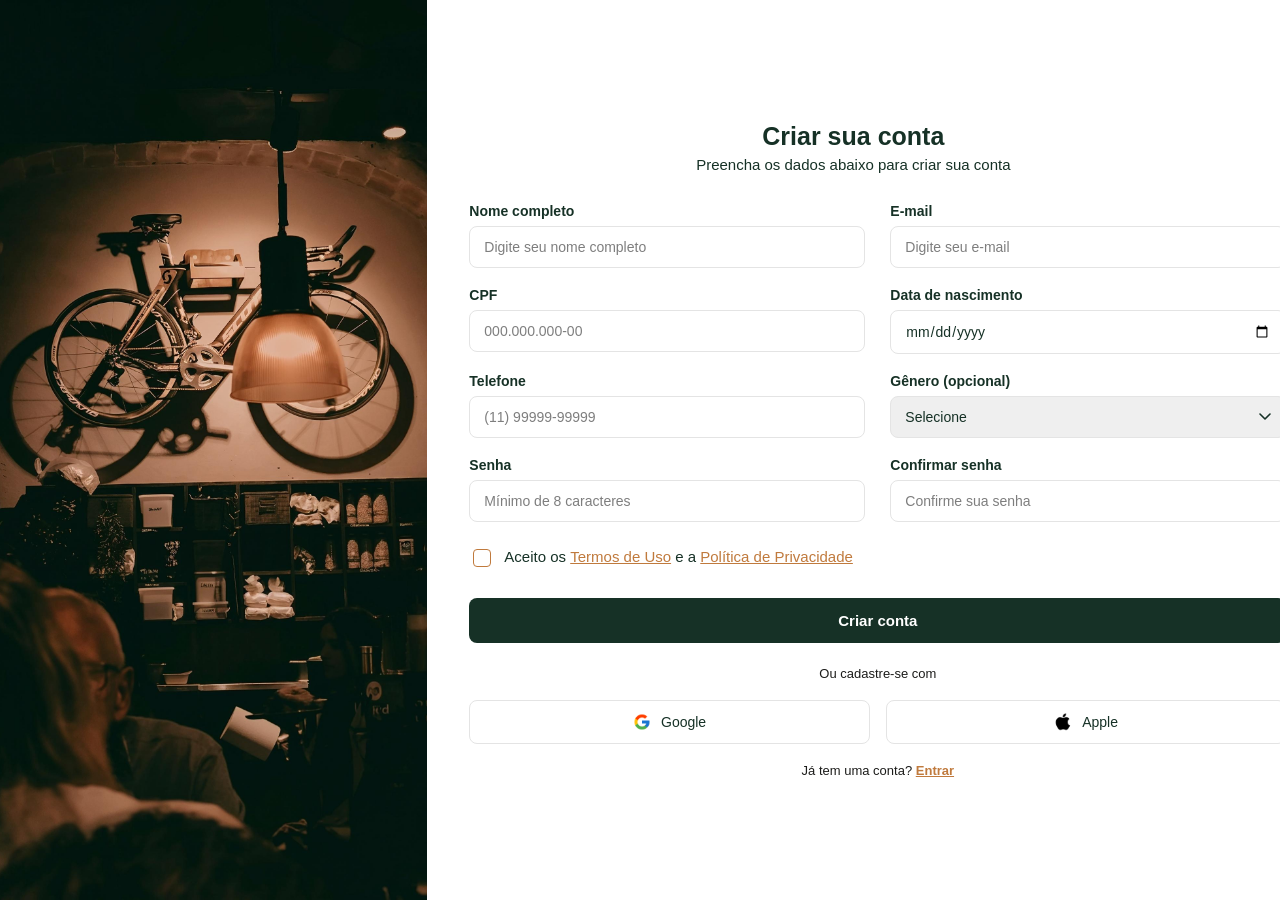
<file: frontend/pages/cadastro/cadastro.html>
<!DOCTYPE html>
<html lang="pt-br">
<head>
    <meta charset="UTF-8">
    <meta name="viewport" content="width=device-width, initial-scale=1.0">
 
    <link rel="stylesheet" href="../../css/import.css">
 
    <title>Cadastro</title>

    <link rel="icon" type="image/png" href="../../assets/img/icone-ridehouse.png">
</head>
 
<body>
    <main class="cadastro-container">
 
        <div class="img">
            <img src="../../assets/img/img-ridehouse-cafeteria.jpg" alt="Imagem de bicicleta e no fundo a cafeteria">
        </div>
 
        <div class="bg">
 
            <div class="cadastro-forms">
 
                <h1>Criar sua conta</h1>
                <p class="subtitulo">Preencha os dados abaixo para criar sua conta</p>
 
                <form>
 
                    <div class="formulario-modelo">
                        <label for="nome">Nome completo</label>
                        <input type="text" id="nome" name="nomeCompleto" placeholder="Digite seu nome completo" required>
                    </div>
 
                    <div class="formulario-modelo">
                        <label for="email">E-mail</label>
                        <input type="email" id="email" name="email" placeholder="Digite seu e-mail" required>
                    </div>
 
                    <div class="formulario-modelo">
                        <label for="cpf">CPF</label>
                        <input type="text" id="cpf" name="cpf" placeholder="000.000.000-00" inputmode="numeric" maxlength="14" required>
                    </div>
 
                    <div class="formulario-modelo">
                        <label for="data_nascimento">Data de nascimento</label>
                        <input type="date" id="data_nascimento" name="dataNascimento" placeholder="dd/mm/aaaa" required>
                    </div>
 
                    <div class="formulario-modelo">
                        <label for="telefone">Telefone</label>
                        <input type="tel" id="telefone" name="telefone" placeholder="(11) 99999-99999" required>
                    </div>
 
                    <div class="formulario-modelo">
                        <label for="genero">Gênero (opcional)</label>
                        <select id="genero" name="genero">
                            <option value="" selected>Selecione</option>
                            <option value="MASCULINO">Masculino</option>
                            <option value="FEMININO">Feminino</option>
                            <option value="NAO_BINARIO">Não binário</option>
                            <option value="PREFIRO_NAO_DIZER">Prefiro não dizer</option>
                        </select>
                    </div>
 
                    <div class="formulario-modelo">
                        <label for="senha">Senha</label>
                        <input type="password" id="senha" name="senha" placeholder="Mínimo de 8 caracteres" minlength="8" required>
                    </div>
 
                    <div class="formulario-modelo">
                        <label for="confirmar_senha">Confirmar senha</label>
                        <input type="password" id="confirmar_senha" name="confirmarSenha" placeholder="Confirme sua senha" minlength="8" required>
                    </div>
 
                    <div class="termos">
                        <input type="checkbox" id="termos" name="aceitouTermos" required>
                        <label for="termos">
                            Aceito os <a href="/termos-de-uso">Termos de Uso</a> e a <a href="/politica-de-privacidade">Política de Privacidade</a>
                        </label>
                    </div>
 
                    <button type="submit">Criar conta</button>
 
                    <p class="ou-cadastre">Ou cadastre-se com</p>
 
                    <div class="social-login">
 
                        <button type="button" class="social-button google">
                            <div>
                                <img src="../../assets/img/icone-google.png" alt="Ícone do Google">
                                Google
                            </div>
                        </button>
 
                        <button type="button" class="social-button apple">
                            <div>
                                <img src="../../assets/img/icone-apple.png" alt="Ícone da Apple">
                                Apple
                            </div>
                        </button>
 
                    </div>
 
                    <p class="login-existente">
                        Já tem uma conta?
                        <a href="../login/login.html">Entrar</a>
                    </p>
 
                </form>
 
            </div>
 
        </div>
 
    </main>
    <script src="../../js/cadastro.js"></script>
</body>
</html>
</file>
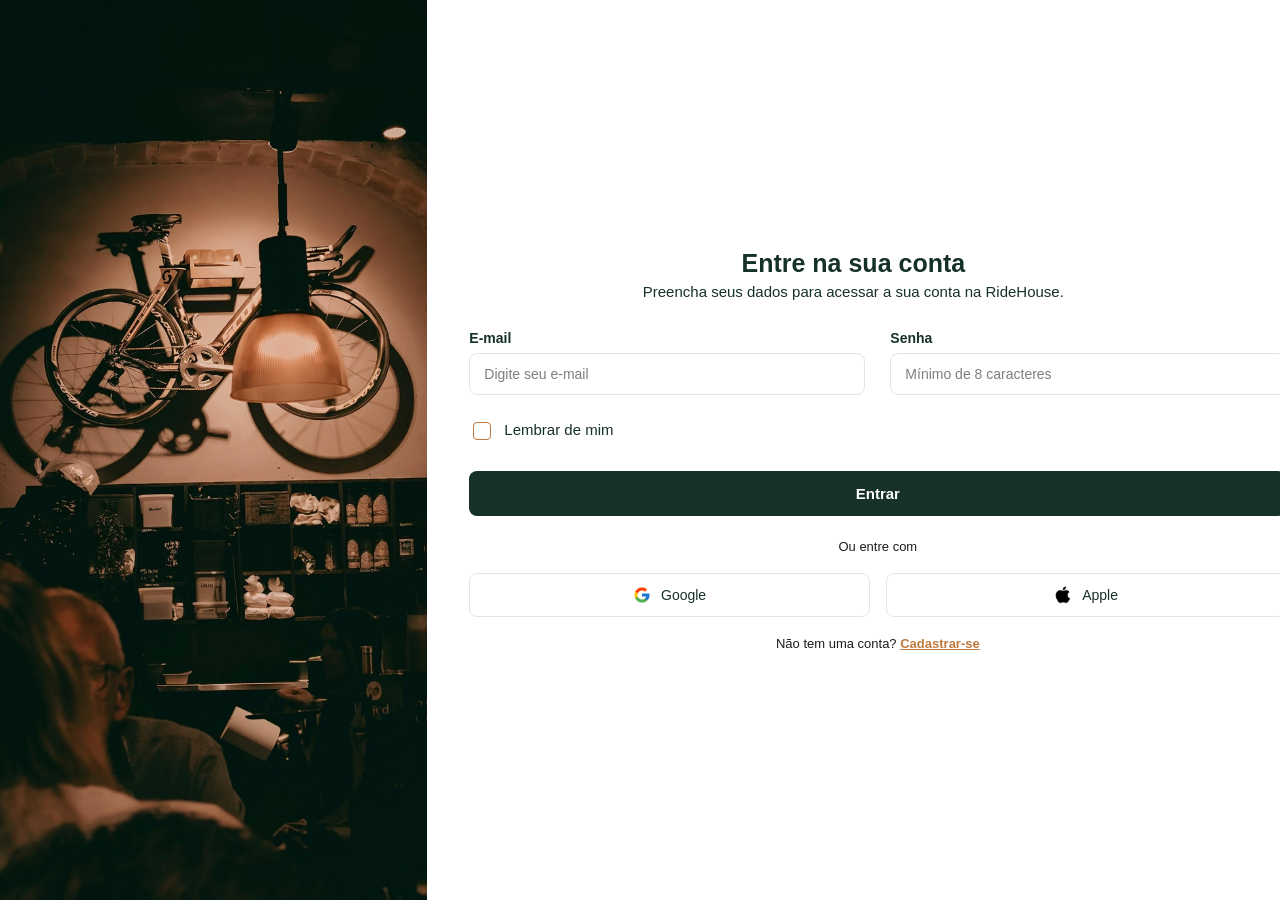
<file: frontend/pages/login/login.html>
<!DOCTYPE html>
<html lang="pt-br">
<head>
    <meta charset="UTF-8">
    <meta name="viewport" content="width=device-width, initial-scale=1.0">
    <link rel="stylesheet" href="../../css/import.css">
    <title>Login</title>
    <link rel="icon" type="image/png" href="../../assets/img/icone-ridehouse.png">
</head>
    <body>
        <main class="cadastro-container">
 
        <div class="img">
            <img src="../../assets/img/img-ridehouse-cafeteria.jpg" alt="Imagem de bicicleta e no fundo a cafeteria">
        </div>
 
        <div class="bg">
 
            <div class="cadastro-forms">
 
                <h1>Entre na sua conta</h1>
                <p class="subtitulo">Preencha seus dados para acessar a sua conta na RideHouse.</p>
 
                <form>
                    <div class="formulario-modelo">
                        <label for="email">E-mail</label>
                        <input type="email" id="email" name="email" placeholder="Digite seu e-mail" required>
                    </div>
 
                    <div class="formulario-modelo">
                        <label for="senha">Senha</label>
                        <input type="password" id="senha" name="senha" placeholder="Mínimo de 8 caracteres" minlength="8" required>
                    </div>
 
                    <div class="termos">
                        <input type="checkbox" id="termos" name="aceitouTermos" required>
                        <label for="termos">
                            Lembrar de mim
                        </label>
                    </div>
 
                    <button type="submit">Entrar</button>
 
                    <p class="ou-cadastre">Ou entre com</p>
 
                    <div class="social-login">
 
                        <button type="button" class="social-button google">
                            <div>
                                <img src="../../assets/img/icone-google.png" alt="Ícone do Google">
                                Google
                            </div>
                        </button>
 
                        <button type="button" class="social-button apple">
                            <div>
                                <img src="../../assets/img/icone-apple.png" alt="Ícone da Apple">
                                Apple
                            </div>
                        </button>
 
                    </div>
 
                    <p class="login-existente">
                        Não tem uma conta?
                        <a href="../cadastro/cadastro.html">Cadastrar-se</a>
                    </p>
 
                </form>
 
            </div>
 
        </div>
 
     </main>
    </body>
</html>
</file>
<file: frontend/css/import.css>
@import url("reset.css");
@import url("cadastro.css");
</file>
